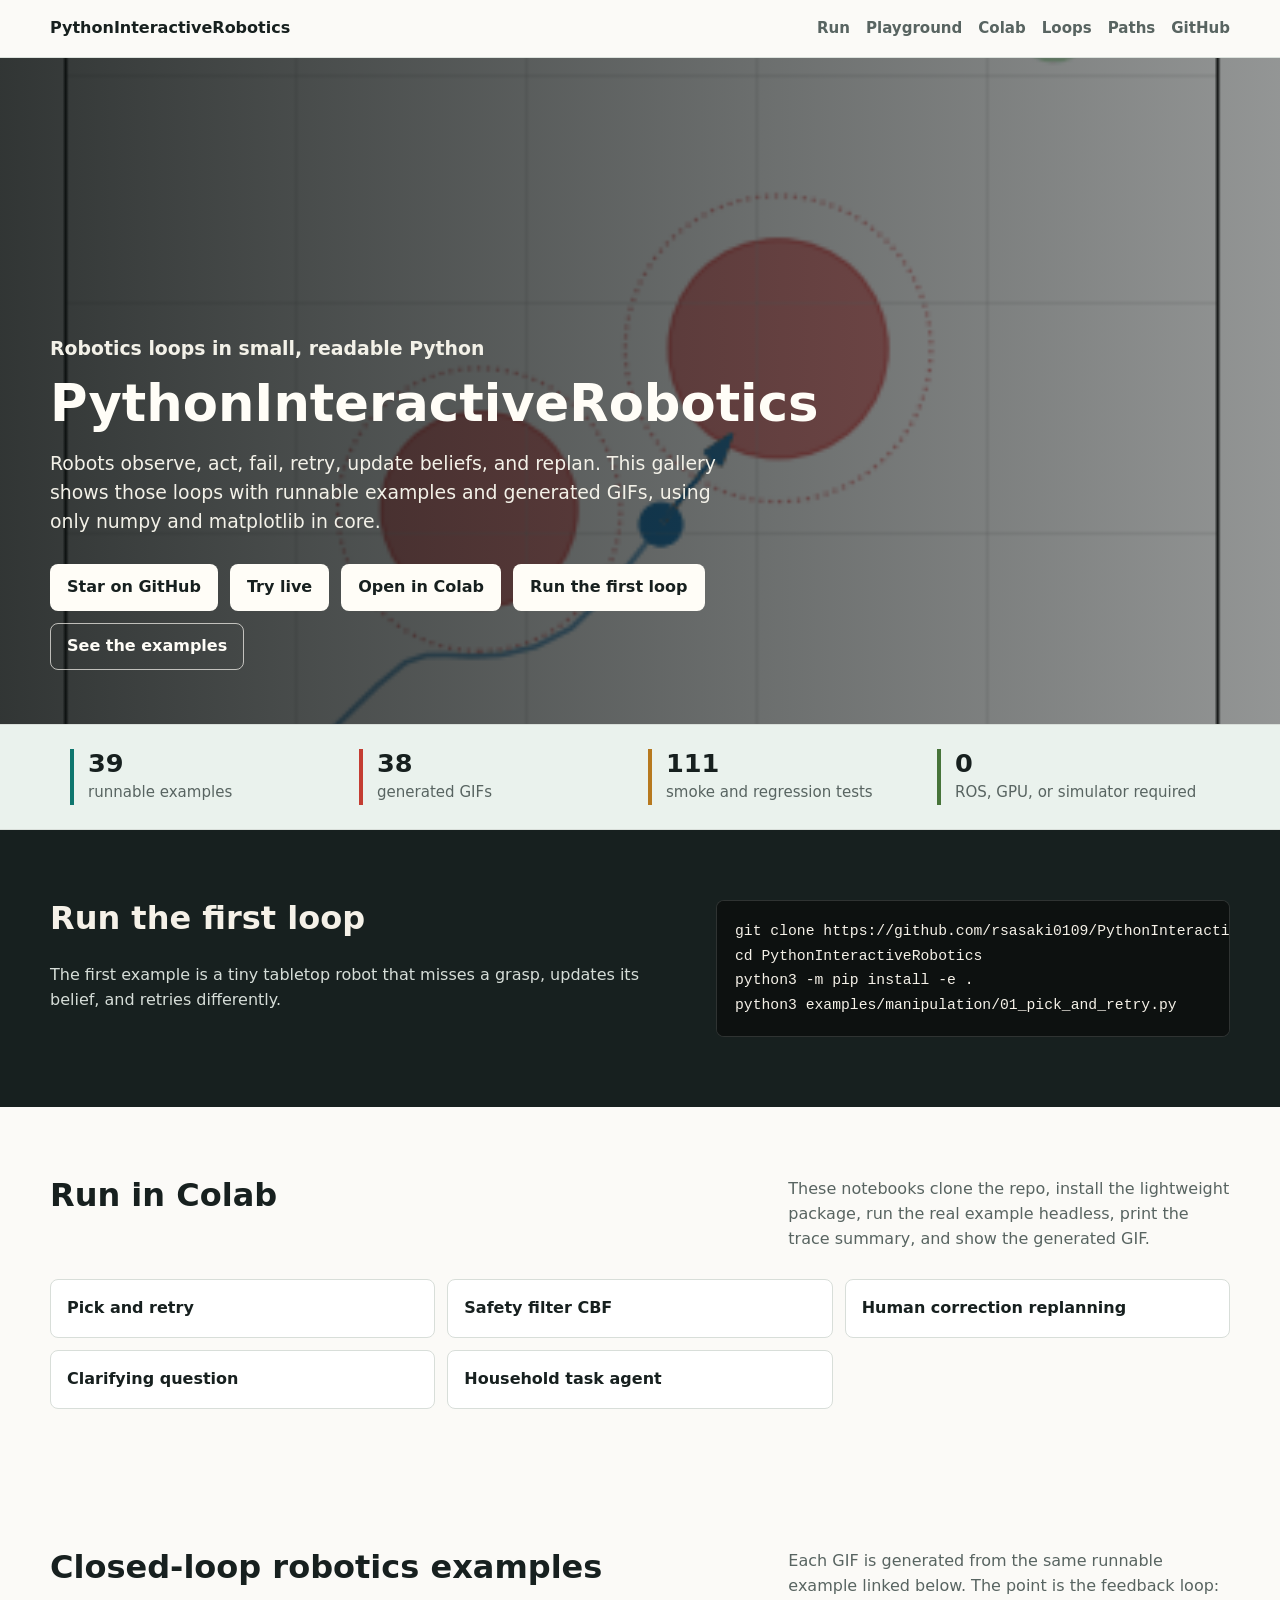
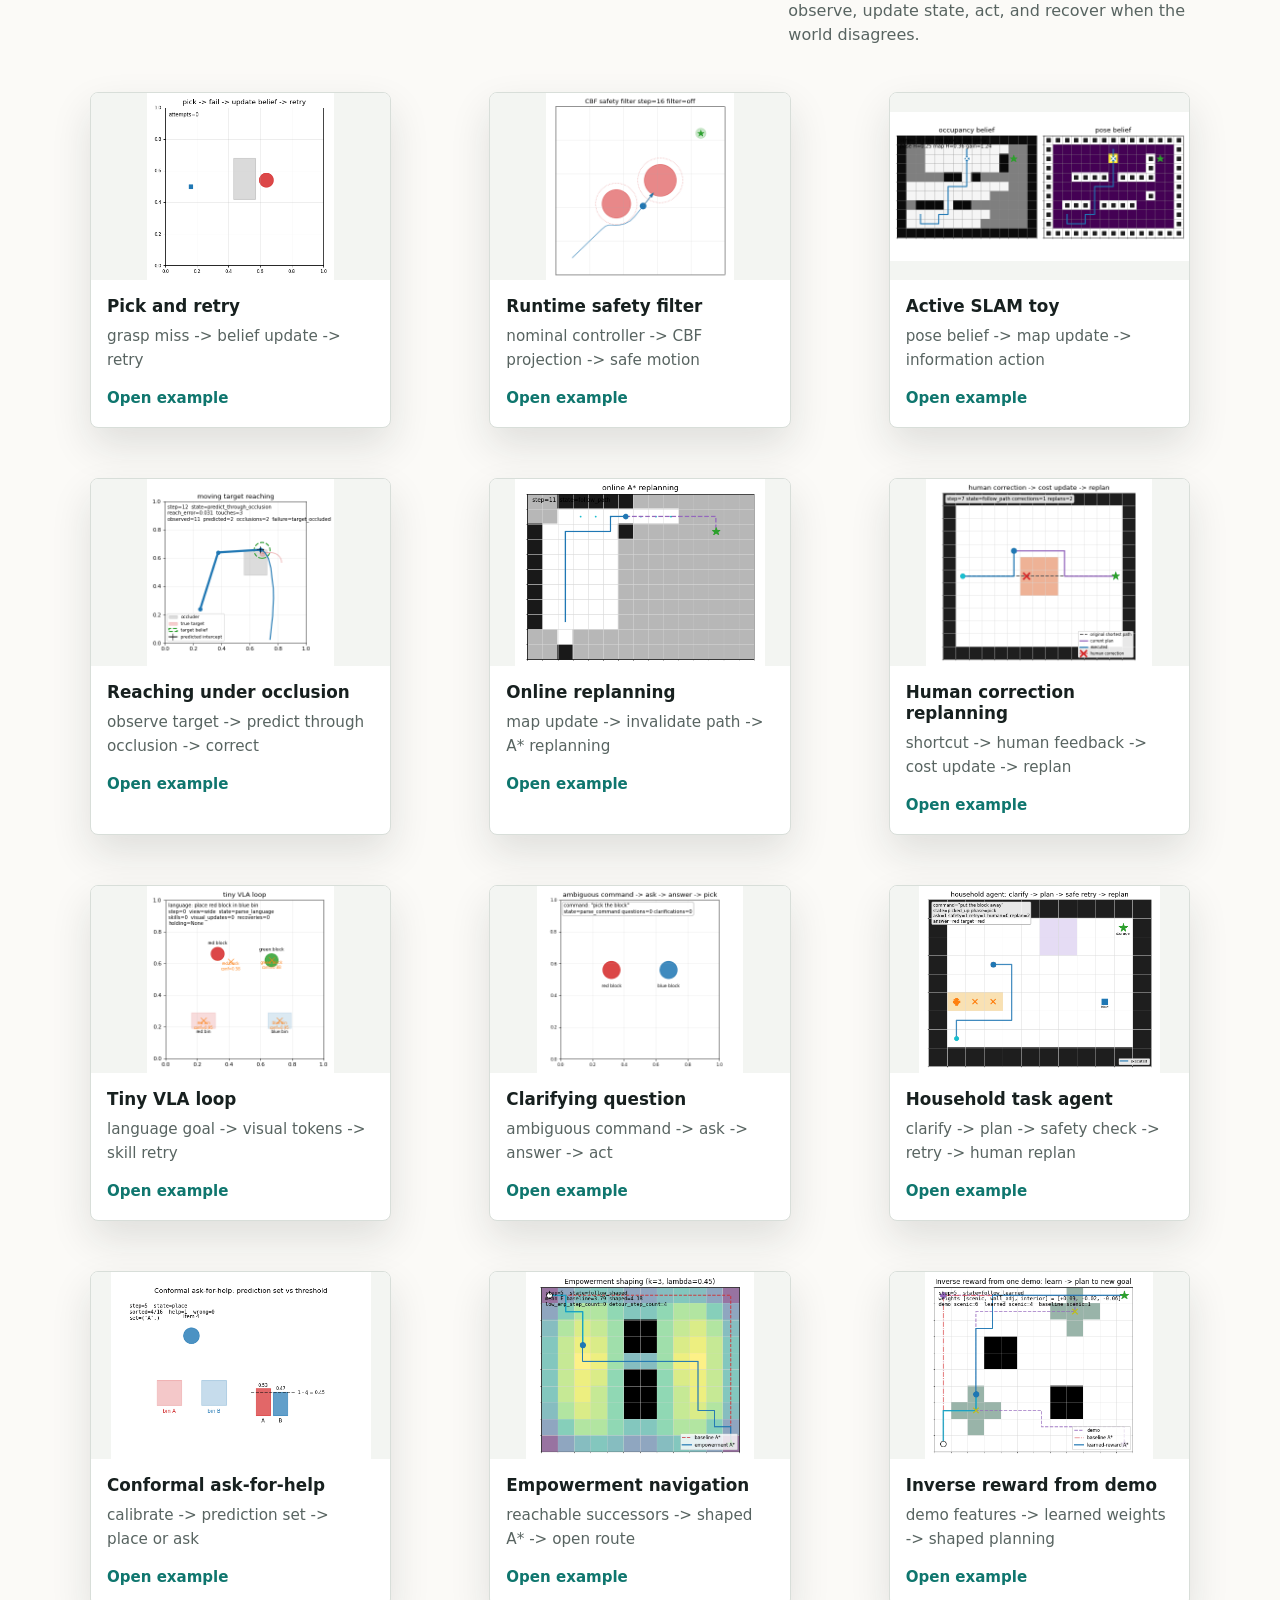
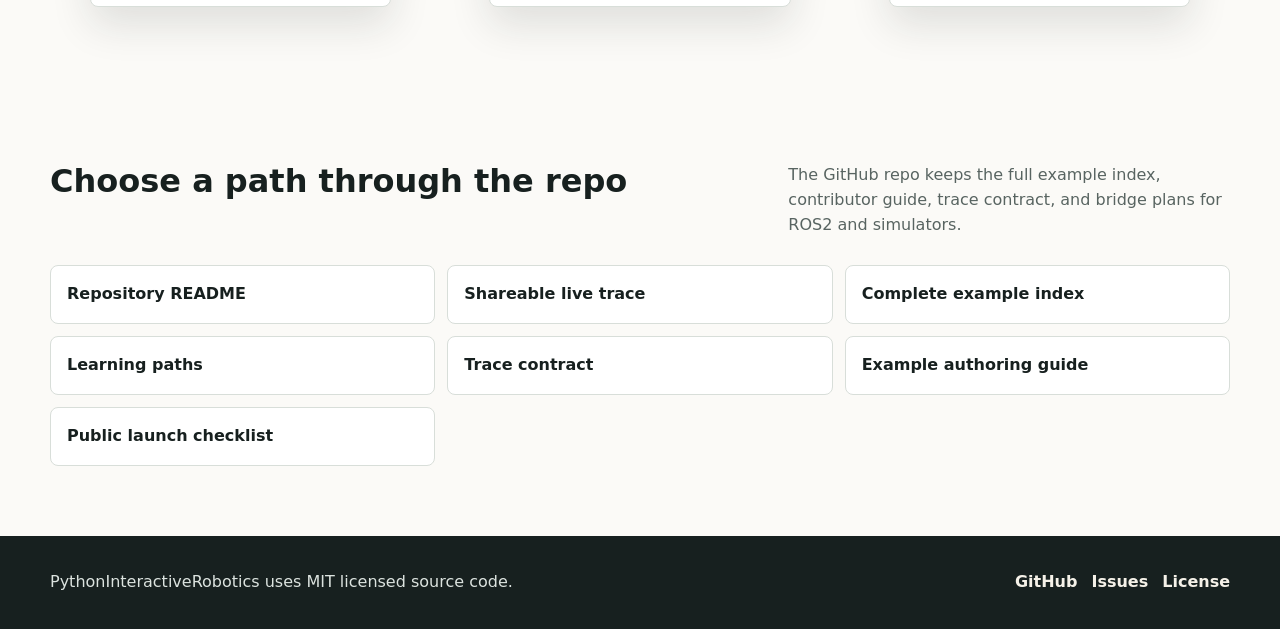
<file: docs/index.html>
<!doctype html>
<html lang="en">
  <head>
    <meta charset="utf-8">
    <meta name="viewport" content="width=device-width, initial-scale=1">
    <title>PythonInteractiveRobotics</title>
    <meta
      name="description"
      content="Minimal Python robotics examples for planning, manipulation, active perception, and embodied AI. No ROS, GPU, or heavy simulator."
    >
    <link rel="canonical" href="https://rsasaki0109.github.io/PythonInteractiveRobotics/">
    <meta name="theme-color" content="#17201f">
    <meta property="og:type" content="website">
    <meta property="og:title" content="PythonInteractiveRobotics">
    <meta
      property="og:description"
      content="Minimal Python robotics examples for planning, manipulation, active perception, and embodied AI. No ROS, GPU, or heavy simulator."
    >
    <meta property="og:url" content="https://rsasaki0109.github.io/PythonInteractiveRobotics/">
    <meta
      property="og:image"
      content="https://rsasaki0109.github.io/PythonInteractiveRobotics/assets/gifs/safety_filter_cbf.gif"
    >
    <meta name="twitter:card" content="summary_large_image">
    <meta name="twitter:title" content="PythonInteractiveRobotics">
    <meta
      name="twitter:description"
      content="Closed-loop robotics examples in small, runnable Python with numpy and matplotlib."
    >
    <meta
      name="twitter:image"
      content="https://rsasaki0109.github.io/PythonInteractiveRobotics/assets/gifs/safety_filter_cbf.gif"
    >
    <link rel="stylesheet" href="site.css">
  </head>
  <body>
    <nav class="site-nav" aria-label="Primary navigation">
      <a class="brand" href="#top">PythonInteractiveRobotics</a>
      <div class="nav-links">
        <a href="#run">Run</a>
        <a href="playground.html">Playground</a>
        <a href="#colab">Colab</a>
        <a href="#loops">Loops</a>
        <a href="#paths">Paths</a>
        <a href="https://github.com/rsasaki0109/PythonInteractiveRobotics">GitHub</a>
      </div>
    </nav>

    <header class="hero" id="top">
      <div class="hero-content">
        <p class="eyebrow">Robotics loops in small, readable Python</p>
        <h1>Python<wbr>Interactive<wbr>Robotics</h1>
        <p>
          Robots observe, act, fail, retry, update beliefs, and replan. This
          gallery shows those loops with runnable examples and generated GIFs,
          using only numpy and matplotlib in core.
        </p>
        <div class="hero-actions">
          <a
            class="action-link"
            href="https://github.com/rsasaki0109/PythonInteractiveRobotics"
            aria-label="Star PythonInteractiveRobotics on GitHub"
          >Star on GitHub</a>
          <a
            class="action-link"
            href="playground.html?scenario=household&answer=red&compare=1&autoplay=1"
          >Try live</a>
          <a
            class="action-link"
            href="https://colab.research.google.com/github/rsasaki0109/PythonInteractiveRobotics/blob/main/notebooks/household_task_agent.ipynb"
          >Open in Colab</a>
          <a class="action-link" href="#run">Run the first loop</a>
          <a class="action-link secondary" href="#loops">See the examples</a>
        </div>
      </div>
    </header>

    <section class="stats" aria-label="Project snapshot">
      <div class="stats-inner">
        <div class="stat">
          <strong>39</strong>
          <span>runnable examples</span>
        </div>
        <div class="stat">
          <strong>38</strong>
          <span>generated GIFs</span>
        </div>
        <div class="stat">
          <strong>111</strong>
          <span>smoke and regression tests</span>
        </div>
        <div class="stat">
          <strong>0</strong>
          <span>ROS, GPU, or simulator required</span>
        </div>
      </div>
    </section>

    <main>
      <section class="section run-panel" id="run">
        <div class="section-inner run-grid">
          <div>
            <h2>Run the first loop</h2>
            <p>
              The first example is a tiny tabletop robot that misses a grasp,
              updates its belief, and retries differently.
            </p>
          </div>
          <pre><code>git clone https://github.com/rsasaki0109/PythonInteractiveRobotics.git
cd PythonInteractiveRobotics
python3 -m pip install -e .
python3 examples/manipulation/01_pick_and_retry.py</code></pre>
        </div>
      </section>

      <section class="section" id="colab">
        <div class="section-inner">
          <div class="section-heading">
            <h2>Run in Colab</h2>
            <p>
              These notebooks clone the repo, install the lightweight package,
              run the real example headless, print the trace summary, and show
              the generated GIF.
            </p>
          </div>
          <div class="path-list">
            <a href="https://colab.research.google.com/github/rsasaki0109/PythonInteractiveRobotics/blob/main/notebooks/pick_and_retry.ipynb">Pick and retry</a>
            <a href="https://colab.research.google.com/github/rsasaki0109/PythonInteractiveRobotics/blob/main/notebooks/safety_filter_cbf.ipynb">Safety filter CBF</a>
            <a href="https://colab.research.google.com/github/rsasaki0109/PythonInteractiveRobotics/blob/main/notebooks/human_correction_replanning.ipynb">Human correction replanning</a>
            <a href="https://colab.research.google.com/github/rsasaki0109/PythonInteractiveRobotics/blob/main/notebooks/clarifying_question.ipynb">Clarifying question</a>
            <a href="https://colab.research.google.com/github/rsasaki0109/PythonInteractiveRobotics/blob/main/notebooks/household_task_agent.ipynb">Household task agent</a>
          </div>
        </div>
      </section>

      <section class="section" id="loops">
        <div class="section-inner">
          <div class="section-heading">
            <h2>Closed-loop robotics examples</h2>
            <p>
              Each GIF is generated from the same runnable example linked below.
              The point is the feedback loop: observe, update state, act, and
              recover when the world disagrees.
            </p>
          </div>

          <div class="gallery">
            <figure class="loop-card">
              <img
                src="assets/gifs/pick_and_retry.gif"
                alt="A tabletop robot misses grasps, updates belief, and retries."
              >
              <figcaption>
                <h3>Pick and retry</h3>
                <p>grasp miss -> belief update -> retry</p>
                <a href="https://github.com/rsasaki0109/PythonInteractiveRobotics/blob/main/examples/manipulation/01_pick_and_retry.py">Open example</a>
              </figcaption>
            </figure>

            <figure class="loop-card">
              <img
                src="assets/gifs/safety_filter_cbf.gif"
                alt="A point robot's nominal velocity is projected onto a CBF safe set."
              >
              <figcaption>
                <h3>Runtime safety filter</h3>
                <p>nominal controller -> CBF projection -> safe motion</p>
                <a href="https://github.com/rsasaki0109/PythonInteractiveRobotics/blob/main/examples/navigation/29_safety_filter_cbf.py">Open example</a>
              </figcaption>
            </figure>

            <figure class="loop-card">
              <img
                src="assets/gifs/active_slam_toy.gif"
                alt="An active SLAM agent reduces pose and map uncertainty."
              >
              <figcaption>
                <h3>Active SLAM toy</h3>
                <p>pose belief -> map update -> information action</p>
                <a href="https://github.com/rsasaki0109/PythonInteractiveRobotics/blob/main/examples/navigation/07_active_slam_toy.py">Open example</a>
              </figcaption>
            </figure>

            <figure class="loop-card">
              <img
                src="assets/gifs/moving_target_reaching.gif"
                alt="A two-link arm predicts an occluded moving target and reaches it."
              >
              <figcaption>
                <h3>Reaching under occlusion</h3>
                <p>observe target -> predict through occlusion -> correct</p>
                <a href="https://github.com/rsasaki0109/PythonInteractiveRobotics/blob/main/examples/manipulation/04_moving_target_reaching.py">Open example</a>
              </figcaption>
            </figure>

            <figure class="loop-card">
              <img
                src="assets/gifs/online_replanning_astar.gif"
                alt="A grid robot observes a hidden wall and replans with A star."
              >
              <figcaption>
                <h3>Online replanning</h3>
                <p>map update -> invalidate path -> A* replanning</p>
                <a href="https://github.com/rsasaki0109/PythonInteractiveRobotics/blob/main/examples/navigation/04_online_replanning_astar.py">Open example</a>
              </figcaption>
            </figure>

            <figure class="loop-card">
              <img
                src="assets/gifs/human_correction_replanning.gif"
                alt="A grid robot receives human correction, raises a zone's cost, and replans around it."
              >
              <figcaption>
                <h3>Human correction replanning</h3>
                <p>shortcut -> human feedback -> cost update -> replan</p>
                <a href="https://github.com/rsasaki0109/PythonInteractiveRobotics/blob/main/examples/navigation/34_human_correction_replanning.py">Open example</a>
              </figcaption>
            </figure>

            <figure class="loop-card">
              <img
                src="assets/gifs/tiny_vla_loop.gif"
                alt="A toy VLA loop parses a goal, reads visual tokens, fails, and retries."
              >
              <figcaption>
                <h3>Tiny VLA loop</h3>
                <p>language goal -> visual tokens -> skill retry</p>
                <a href="https://github.com/rsasaki0109/PythonInteractiveRobotics/blob/main/examples/embodied_ai/19_tiny_vla_loop.py">Open example</a>
              </figcaption>
            </figure>

            <figure class="loop-card">
              <img
                src="assets/gifs/clarifying_question.gif"
                alt="A tabletop robot asks which block before picking from an ambiguous command."
              >
              <figcaption>
                <h3>Clarifying question</h3>
                <p>ambiguous command -> ask -> answer -> act</p>
                <a href="https://github.com/rsasaki0109/PythonInteractiveRobotics/blob/main/examples/embodied_ai/35_clarifying_question.py">Open example</a>
              </figcaption>
            </figure>

            <figure class="loop-card">
              <img
                src="assets/gifs/household_task_agent.gif"
                alt="A household robot clarifies an ambiguous command, replans around unsafe and human-corrected zones, retries a grasp, and stores the block."
              >
              <figcaption>
                <h3>Household task agent</h3>
                <p>clarify -> plan -> safety check -> retry -> human replan</p>
                <a href="https://github.com/rsasaki0109/PythonInteractiveRobotics/blob/main/examples/embodied_ai/36_household_task_agent.py">Open example</a>
              </figcaption>
            </figure>

            <figure class="loop-card">
              <img
                src="assets/gifs/conformal_ask_for_help.gif"
                alt="A sorter asks for help when the conformal prediction set is ambiguous."
              >
              <figcaption>
                <h3>Conformal ask-for-help</h3>
                <p>calibrate -> prediction set -> place or ask</p>
                <a href="https://github.com/rsasaki0109/PythonInteractiveRobotics/blob/main/examples/manipulation/30_conformal_ask_for_help.py">Open example</a>
              </figcaption>
            </figure>

            <figure class="loop-card">
              <img
                src="assets/gifs/empowerment_navigation.gif"
                alt="A grid robot plans through high-empowerment cells."
              >
              <figcaption>
                <h3>Empowerment navigation</h3>
                <p>reachable successors -> shaped A* -> open route</p>
                <a href="https://github.com/rsasaki0109/PythonInteractiveRobotics/blob/main/examples/embodied_ai/32_empowerment_navigation.py">Open example</a>
              </figcaption>
            </figure>

            <figure class="loop-card">
              <img
                src="assets/gifs/inverse_reward_from_demo.gif"
                alt="A grid robot learns a reward from one demonstration and plans to a new goal."
              >
              <figcaption>
                <h3>Inverse reward from demo</h3>
                <p>demo features -> learned weights -> shaped planning</p>
                <a href="https://github.com/rsasaki0109/PythonInteractiveRobotics/blob/main/examples/embodied_ai/33_inverse_reward_from_demo.py">Open example</a>
              </figcaption>
            </figure>
          </div>
        </div>
      </section>

      <section class="section" id="paths">
        <div class="section-inner">
          <div class="section-heading">
            <h2>Choose a path through the repo</h2>
            <p>
              The GitHub repo keeps the full example index, contributor guide,
              trace contract, and bridge plans for ROS2 and simulators.
            </p>
          </div>
          <div class="path-list">
            <a href="https://github.com/rsasaki0109/PythonInteractiveRobotics">Repository README</a>
            <a href="playground.html?scenario=household&answer=red&compare=1&autoplay=1">Shareable live trace</a>
            <a href="https://github.com/rsasaki0109/PythonInteractiveRobotics/blob/main/examples/README.md">Complete example index</a>
            <a href="learning_paths.md">Learning paths</a>
            <a href="trace.md">Trace contract</a>
            <a href="example_authoring.md">Example authoring guide</a>
            <a href="public_launch.md">Public launch checklist</a>
          </div>
        </div>
      </section>
    </main>

    <footer class="site-footer">
      <div class="section-inner">
        <span>PythonInteractiveRobotics uses MIT licensed source code.</span>
        <div class="footer-links">
          <a href="https://github.com/rsasaki0109/PythonInteractiveRobotics">GitHub</a>
          <a href="https://github.com/rsasaki0109/PythonInteractiveRobotics/issues">Issues</a>
          <a href="https://github.com/rsasaki0109/PythonInteractiveRobotics/blob/main/LICENSE">License</a>
        </div>
      </div>
    </footer>
  </body>
</html>
</file>
<file: docs/site.css>
:root {
  color-scheme: light;
  --ink: #17201f;
  --muted: #586461;
  --paper: #fbfaf7;
  --panel: #ffffff;
  --line: #d8ded9;
  --teal: #0f766e;
  --red: #c43d32;
  --gold: #b7791f;
  --green: #47743a;
  --shadow: 0 18px 40px rgba(23, 32, 31, 0.12);
}

* {
  box-sizing: border-box;
}

html {
  scroll-behavior: smooth;
}

body {
  margin: 0;
  background: var(--paper);
  color: var(--ink);
  font-family:
    Inter, ui-sans-serif, system-ui, -apple-system, BlinkMacSystemFont, "Segoe UI",
    sans-serif;
  font-size: 16px;
  line-height: 1.55;
}

a {
  color: inherit;
}

.site-nav {
  align-items: center;
  background: rgba(251, 250, 247, 0.92);
  border-bottom: 1px solid rgba(216, 222, 217, 0.85);
  display: flex;
  gap: 20px;
  justify-content: space-between;
  left: 0;
  min-height: 58px;
  padding: 12px max(20px, calc((100vw - 1180px) / 2));
  position: sticky;
  right: 0;
  top: 0;
  z-index: 10;
}

.brand {
  font-weight: 800;
  text-decoration: none;
}

.nav-links {
  display: flex;
  flex-wrap: wrap;
  gap: 16px;
  justify-content: flex-end;
}

.nav-links a {
  color: var(--muted);
  font-size: 0.94rem;
  font-weight: 700;
  text-decoration: none;
}

.nav-links a:hover {
  color: var(--ink);
}

.hero {
  align-items: end;
  background:
    linear-gradient(90deg, rgba(10, 15, 14, 0.84), rgba(10, 15, 14, 0.44)),
    url("assets/gifs/safety_filter_cbf.gif") center / cover no-repeat;
  color: #fffdf7;
  display: grid;
  min-height: 74vh;
  padding: 84px max(20px, calc((100vw - 1180px) / 2)) 54px;
}

.hero-content {
  max-width: 860px;
  min-width: 0;
}

.eyebrow {
  color: #f0c16a;
  font-size: 0.92rem;
  font-weight: 800;
  margin: 0 0 14px;
}

h1,
h2,
h3,
p {
  margin-top: 0;
}

h1 {
  font-size: 3.2rem;
  line-height: 1.04;
  margin-bottom: 18px;
}

.hero p {
  color: #f3f1e8;
  font-size: 1.18rem;
  max-width: 680px;
}

.hero-actions {
  display: flex;
  flex-wrap: wrap;
  gap: 12px;
  margin-top: 28px;
}

.action-link {
  align-items: center;
  background: #fffdf7;
  border: 1px solid transparent;
  border-radius: 8px;
  color: var(--ink);
  display: inline-flex;
  font-weight: 800;
  min-height: 44px;
  padding: 10px 16px;
  text-decoration: none;
}

.action-link.secondary {
  background: transparent;
  border-color: rgba(255, 253, 247, 0.68);
  color: #fffdf7;
}

.stats {
  background: #eaf2ed;
  border-bottom: 1px solid var(--line);
  border-top: 1px solid var(--line);
}

.stats-inner {
  display: grid;
  gap: 16px;
  grid-template-columns: repeat(4, 1fr);
  margin: 0 auto;
  max-width: 1180px;
  padding: 24px 20px;
}

.stat {
  border-left: 4px solid var(--teal);
  padding-left: 14px;
}

.stat:nth-child(2) {
  border-color: var(--red);
}

.stat:nth-child(3) {
  border-color: var(--gold);
}

.stat:nth-child(4) {
  border-color: var(--green);
}

.stat strong {
  display: block;
  font-size: 1.6rem;
  line-height: 1.15;
}

.stat span {
  color: var(--muted);
  display: block;
  font-size: 0.94rem;
  margin-top: 3px;
}

.section {
  padding: 70px 20px;
}

.section-inner {
  margin: 0 auto;
  max-width: 1180px;
}

.section-heading {
  display: grid;
  gap: 14px;
  grid-template-columns: minmax(0, 0.82fr) minmax(280px, 0.5fr);
  margin-bottom: 28px;
}

.section-heading h2 {
  font-size: 2rem;
  line-height: 1.15;
  margin-bottom: 0;
}

.section-heading p {
  color: var(--muted);
  margin-bottom: 0;
}

.run-panel {
  background: #17201f;
  color: #f5f1e8;
}

.run-grid {
  display: grid;
  gap: 28px;
  grid-template-columns: minmax(0, 0.72fr) minmax(280px, 0.58fr);
}

.run-grid h2 {
  font-size: 2rem;
  line-height: 1.16;
}

.run-grid p {
  color: #d6ddd8;
}

pre {
  background: #0d1110;
  border: 1px solid rgba(255, 255, 255, 0.14);
  border-radius: 8px;
  margin: 0;
  overflow-x: auto;
  padding: 18px;
}

code {
  font-family:
    "SFMono-Regular", Consolas, "Liberation Mono", Menlo, monospace;
  font-size: 0.92rem;
}

.gallery {
  display: grid;
  gap: 18px;
  grid-template-columns: repeat(3, 1fr);
}

.loop-card {
  background: var(--panel);
  border: 1px solid var(--line);
  border-radius: 8px;
  box-shadow: var(--shadow);
  overflow: hidden;
}

.loop-card img {
  aspect-ratio: 16 / 10;
  background: #f3f5f2;
  display: block;
  height: auto;
  object-fit: contain;
  width: 100%;
}

.loop-card figcaption {
  padding: 16px;
}

.loop-card h3 {
  font-size: 1.05rem;
  line-height: 1.25;
  margin-bottom: 8px;
}

.loop-card p {
  color: var(--muted);
  font-size: 0.95rem;
  margin-bottom: 14px;
}

.loop-card a {
  color: var(--teal);
  font-size: 0.94rem;
  font-weight: 800;
  text-decoration: none;
}

.loop-card a:hover {
  text-decoration: underline;
}

.path-list {
  display: grid;
  gap: 12px;
  grid-template-columns: repeat(3, 1fr);
}

.path-list a {
  background: var(--panel);
  border: 1px solid var(--line);
  border-radius: 8px;
  color: var(--ink);
  font-weight: 800;
  min-height: 58px;
  padding: 16px;
  text-decoration: none;
}

.path-list a:hover {
  border-color: var(--teal);
}

.site-footer {
  background: #17201f;
  color: #dce3df;
  padding: 34px 20px;
}

.site-footer .section-inner {
  align-items: center;
  display: flex;
  gap: 18px;
  justify-content: space-between;
}

.footer-links {
  display: flex;
  flex-wrap: wrap;
  gap: 14px;
}

.footer-links a {
  color: #f5f1e8;
  font-weight: 700;
  text-decoration: none;
}

@media (max-width: 920px) {
  .hero {
    min-height: 68vh;
  }

  h1 {
    font-size: 2.4rem;
  }

  .stats-inner,
  .gallery,
  .path-list {
    grid-template-columns: repeat(2, 1fr);
  }

  .section-heading,
  .run-grid {
    grid-template-columns: 1fr;
  }
}

@media (max-width: 640px) {
  body {
    font-size: 15px;
  }

  .site-nav {
    align-items: flex-start;
    flex-direction: column;
    gap: 8px;
  }

  .nav-links {
    justify-content: flex-start;
  }

  .hero {
    min-height: 66vh;
    padding-top: 58px;
  }

  h1 {
    font-size: 2rem;
  }

  .hero p {
    font-size: 1rem;
  }

  .stats-inner,
  .gallery,
  .path-list {
    grid-template-columns: 1fr;
  }

  .site-footer .section-inner {
    align-items: flex-start;
    flex-direction: column;
  }
}
</file>
